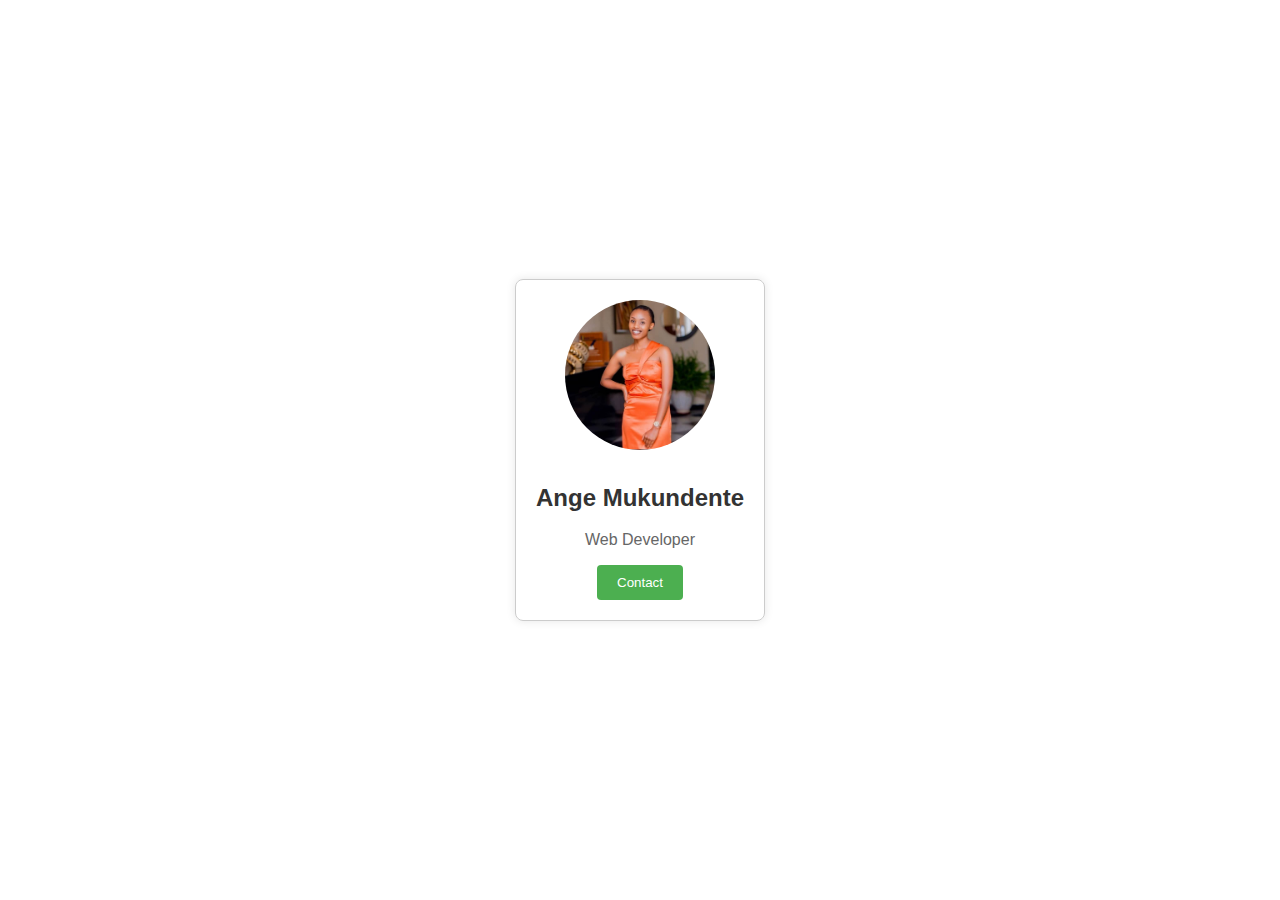
<file: Profile/index.html>
<!DOCTYPE html>
<html lang="en">
<head>
  <meta charset="UTF-8">
  <meta name="viewport" content="width=device-width, initial-scale=1.0">
  <link rel="stylesheet" href="styles.css">
  <title>Profile Card</title>
</head>
<body>

  <div class="profile-card">
    <img src="../assets/img/profilepic1.jpg" alt="Profile Picture" class="profile-picture">
    <h2 class="profile-name">Ange Mukundente</h2>
    <p class="profile-description">Web Developer</p>
    <button onclick="showContact()">Contact</button>
    <div id="contact-info" class="hidden">
      <p>Email: angemukundente@gmail.com</p>
      <p>Phone: (250) 786160692</p>
    </div>
  </div>

  <script src="script.js"></script>
</body>
</html>
</file>
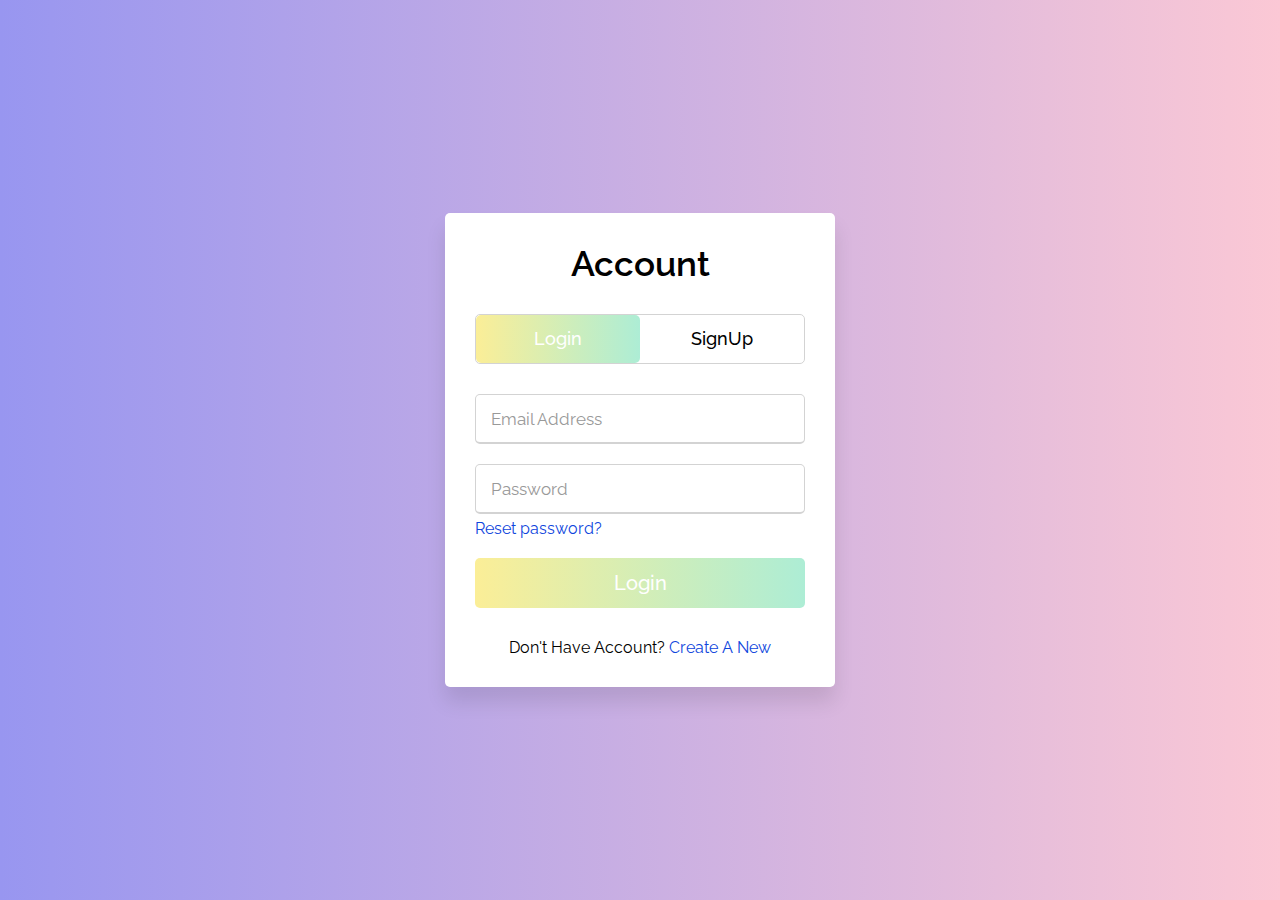
<file: signup/form.html>
<!DOCTYPE html>
<html lang="en" dir="ltr">
  <head>
    <meta charset="utf-8">
    <title>Sign Up | Log In</title>
    <link rel="stylesheet" href="style.css">
    <meta name="viewport" content="width=device-width, initial-scale=1.0">
  </head>
  <body>
    <div class="wrapper">
       <div class="title-text">
          <div class="title login">
             Account 
          </div>
          <div class="title signup">
             Account
          </div>
       </div>
       <div class="form-container">
          <div class="slide-controls">
             <input type="radio" name="slide" id="login" checked>
             <input type="radio" name="slide" id="signup">
             <label for="login" class="slide login">Login</label>
             <label for="signup" class="slide signup">SignUp</label>
             <div class="slider-tab"></div>
          </div>
          <div class="form-inner">
             <form action="#" class="login">
                <div class="field">
                   <input type="text" placeholder="Email Address" required>
                </div>
                <div class="field">
                   <input type="password" placeholder="Password" required>
                </div>
                <div class="pass-link">
                   <a href="#">Reset password?</a>
                </div>
                <div class="field btn">
                   <div class="btn-layer"></div>
                   <input type="submit" value="Login">
                </div>
                <div class="signup-link">
                   Don't Have Account? <a href="">Create A New</a>
                </div>
             </form>
             <form action="#" class="signup">
                <div class="field">
                   <input type="text" placeholder="Email Address" required>
                </div>
                <div class="field">
                   <input type="password" placeholder="Password" required>
                </div>
                <div class="field">
                   <input type="password" placeholder="Confirm Password" required>
                </div>
                <div class="field btn">
                   <div class="btn-layer"></div>
                   <input type="submit" value="SignUp">
                </div>
             </form>
          </div>
       </div>
    </div>
    <script src="style.js"></script>
  </body>
</html>
</file>
<file: Profile/styles.css>
body {
    font-family: Arial, sans-serif;
    display: flex;
    align-items: center;
    justify-content: center;
    height: 100vh;
    margin: 0;
  }
  
  .profile-card {
    text-align: center;
    padding: 20px;
    border: 1px solid #ccc;
    border-radius: 8px;
    box-shadow: 0 0 10px rgba(0, 0, 0, 0.1);
  }
  
  .profile-picture {
    width: 150px;
    height: 150px;
    border-radius: 50%;
    margin-bottom: 10px;
  }
  
  .profile-name {
    color: #333;
  }
  
  .profile-description {
    color: #666;
  }
  
  button {
    background-color: #4CAF50;
    color: white;
    padding: 10px 20px;
    border: none;
    border-radius: 4px;
    cursor: pointer;
  }
  
  button:hover {
    background-color: #45a049;
  }
  
  .hidden {
    display: none;
  }
</file>
<file: signup/style.css>
@import url('https://fonts.googleapis.com/css2?family=Raleway:wght@300&display=swap');

*{
  margin: 0;
  padding: 0;
  box-sizing: border-box;
  font-family: 'Raleway', sans-serif;
}
html,body{
  display: grid;
  height: 100%;
  width: 100%;
  place-items: center;
  background: -webkit-linear-gradient(left, #9896F0,#FBC8D5);
}
::selection{
  background: #12e8f0;
  color: #fff;
}
.wrapper{
  overflow: hidden;
  max-width: 390px;
  background: #fff;
  padding: 30px;
  border-radius: 5px;
  box-shadow: 0px 15px 20px rgba(0,0,0,0.1);
}
.wrapper .title-text{
  display: flex;
  width: 200%;
}
.wrapper .title{
  width: 50%;
  font-size: 35px;
  font-weight: 600;
  text-align: center;
  transition: all 0.6s cubic-bezier(0.68,-0.55,0.265,1.55);
}
.wrapper .slide-controls{
  position: relative;
  display: flex;
  height: 50px;
  width: 100%;
  overflow: hidden;
  margin: 30px 0 10px 0;
  justify-content: space-between;
  border: 1px solid lightgrey;
  border-radius: 5px;
}
.slide-controls .slide{
  height: 100%;
  width: 100%;
  color: #fff;
  font-size: 18px;
  font-weight: 500;
  text-align: center;
  line-height: 48px;
  cursor: pointer;
  z-index: 1;
  transition: all 0.6s ease;
}
.slide-controls label.signup{
  color: #000;
}
.slide-controls .slider-tab{
  position: absolute;
  height: 100%;
  width: 50%;
  left: 0;
  z-index: 0;
  border-radius: 5px;
  background: -webkit-linear-gradient(left, #FBEE97, #ADEDD5);
  transition: all 0.6s cubic-bezier(0.68,-0.55,0.265,1.55);
}
input[type="radio"]{
  display: none;
}
#signup:checked ~ .slider-tab{
  left: 50%;
}
#signup:checked ~ label.signup{
  color: #fff;
  cursor: default;
  user-select: none;
}
#signup:checked ~ label.login{
  color: #000;
}
#login:checked ~ label.signup{
  color: #000;
}
#login:checked ~ label.login{
  cursor: default;
  user-select: none;
}
.wrapper .form-container{
  width: 100%;
  overflow: hidden;
}
.form-container .form-inner{
  display: flex;
  width: 200%;
}
.form-container .form-inner form{
  width: 50%;
  transition: all 0.6s cubic-bezier(0.68,-0.55,0.265,1.55);
}
.form-inner form .field{
  height: 50px;
  width: 100%;
  margin-top: 20px;
}
.form-inner form .field input{
  height: 100%;
  width: 100%;
  outline: none;
  padding-left: 15px;
  border-radius: 5px;
  border: 1px solid lightgrey;
  border-bottom-width: 2px;
  font-size: 17px;
  transition: all 0.3s ease;
}
.form-inner form .field input:focus{
  border-color: #12e8f0;
}
.form-inner form .field input::placeholder{
  color: #999;
  transition: all 0.3s ease;
}
form .field input:focus::placeholder{
  color: #b3b3b3;
}
.form-inner form .pass-link{
  margin-top: 5px;
}
.form-inner form .signup-link{
  text-align: center;
  margin-top: 30px;
}
.form-inner form .pass-link a,
.form-inner form .signup-link a{
  color: #0e45dd;
  text-decoration: none;
}
.form-inner form .pass-link a:hover,
.form-inner form .signup-link a:hover{
  text-decoration: underline;
}
form .btn{
  height: 50px;
  width: 100%;
  border-radius: 5px;
  position: relative;
  overflow: hidden;
}
form .btn .btn-layer{
  height: 100%;
  width: 300%;
  position: absolute;
  left: -100%;
  background: -webkit-linear-gradient(right, #FBEE97, #ADEDD5, #FBEE97, #ADEDD5);
  border-radius: 5px;
  transition: all 0.4s ease;;
}
form .btn:hover .btn-layer{
  left: 0;
}
form .btn input[type="submit"]{
  height: 100%;
  width: 100%;
  z-index: 2;
  position: relative;
  background: none;
  border: none;
  color: #fff;
  padding-left: 0;
  border-radius: 10px;
  font-size: 20px;
  font-weight: 500;
  cursor: pointer;
}
</file>
